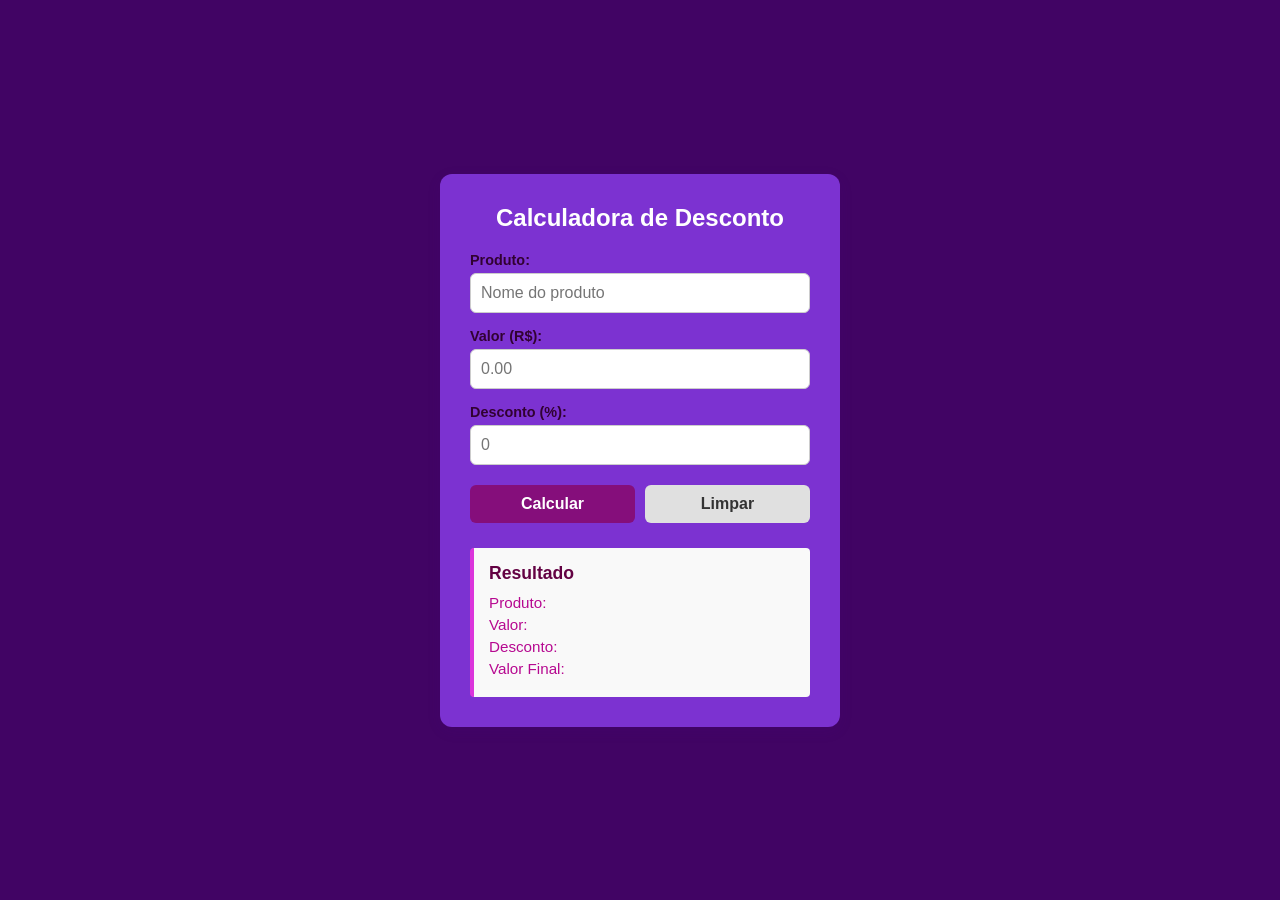
<file: html/calc_desconto.html>
<!DOCTYPE html>
<html lang="pt-br">

<head>
    <meta charset="UTF-8">
    <meta name="viewport" content="width=device-width, initial-scale=1.0">
    <title>Calculadora de Desconto</title>
    <script src="../js/script_calc.js" defer></script>
    <style>
        * {
            margin: 0;
            padding: 0;
            box-sizing: border-box;
            font-family: 'Segoe UI', Tahoma, Geneva, Verdana, sans-serif;
        }

        body {
            background-color: #410464;
            color: #7c0458;
            display: flex;
            justify-content: center;
            align-items: center;
            min-height: 100vh;
        }

        .container {
            background: #7c32d1;
            padding: 30px;
            border-radius: 12px;
            box-shadow: 0 4px 15px rgba(81, 6, 151, 0.08);
            width: 100%;
            max-width: 400px;
        }

        h1 {
            font-size: 1.5rem;
            color: #ffffff;
            margin-bottom: 20px;
            text-align: center;
        }

        .input-group {
            margin-bottom: 15px;
        }

        .input-group label {
            display: block;
            margin-bottom: 5px;
            font-weight: 600;
            font-size: 0.9rem;
            color: #310231;
        }

        .input-group input {
            width: 100%;
            padding: 10px;
            border: 1px solid #ccc;
            border-radius: 6px;
            font-size: 1rem;
            transition: border-color 0.3s;
        }

        .input-group input:focus {
            outline: none;
            border-color: #a634db;
            box-shadow: 0 0 5px rgba(247, 14, 208, 0.3);
        }

        .button-group {
            display: flex;
            gap: 10px;
            margin-top: 20px;
        }

        .btn {
            flex: 1;
            padding: 10px;
            border: none;
            border-radius: 6px;
            font-size: 1rem;
            font-weight: 600;
            cursor: pointer;
            transition: background 0.3s;
        }

        .btn-primary {
            background-color: #850e7b;
            color: white;
        }

        .btn-primary:hover {
            background-color: #a829b9;
        }

        .btn-secondary {
            background-color: #e0e0e0;
            color: #333;
        }

        .btn-secondary:hover {
            background-color: #d0d0d0;
        }

        .resultado-box {
            margin-top: 25px;
            padding: 15px;
            background-color: #f9f9f9;
            border-left: 4px solid #db34db;
            border-radius: 4px;
        }

        .resultado-box h3 {
            font-size: 1.1rem;
            color: #630243;
            margin-bottom: 10px;
        }

        .resultado-box p {
            font-size: 0.95rem;
            margin-bottom: 5px;
            color: #b60990;
        }
    </style>
</head>
<body>
    <main class="container">
        <h1>Calculadora de Desconto</h1>
        
        <form onsubmit="event.preventDefault(); Calcular();">
            <div class="input-group">
                <label for="produto">Produto:</label>
                <input type="text" id="produto" placeholder="Nome do produto">
            </div>

            <div class="input-group">
                <label for="valor">Valor (R$):</label>
                <input type="number" step="0.01" id="valor" placeholder="0.00">
            </div>

            <div class="input-group">
                <label for="desconto">Desconto (%):</label>
                <input type="number" step="5" id="desconto" placeholder="0">
            </div>

            <div class="button-group">
                <input type="submit" value="Calcular" class="btn btn-primary">
                <input type="reset" value="Limpar" class="btn btn-secondary">
            </div>
        </form>

        <div class="resultado-box">
            <h3>Resultado</h3>
            <p id="resultado1">Produto: </p>
            <p id="resultado2">Valor: </p>
            <p id="resultado3">Desconto: </p>
            <p id="resultado4">Valor Final: </p>
        </div>
    </main>
</body>
</html>
</file>
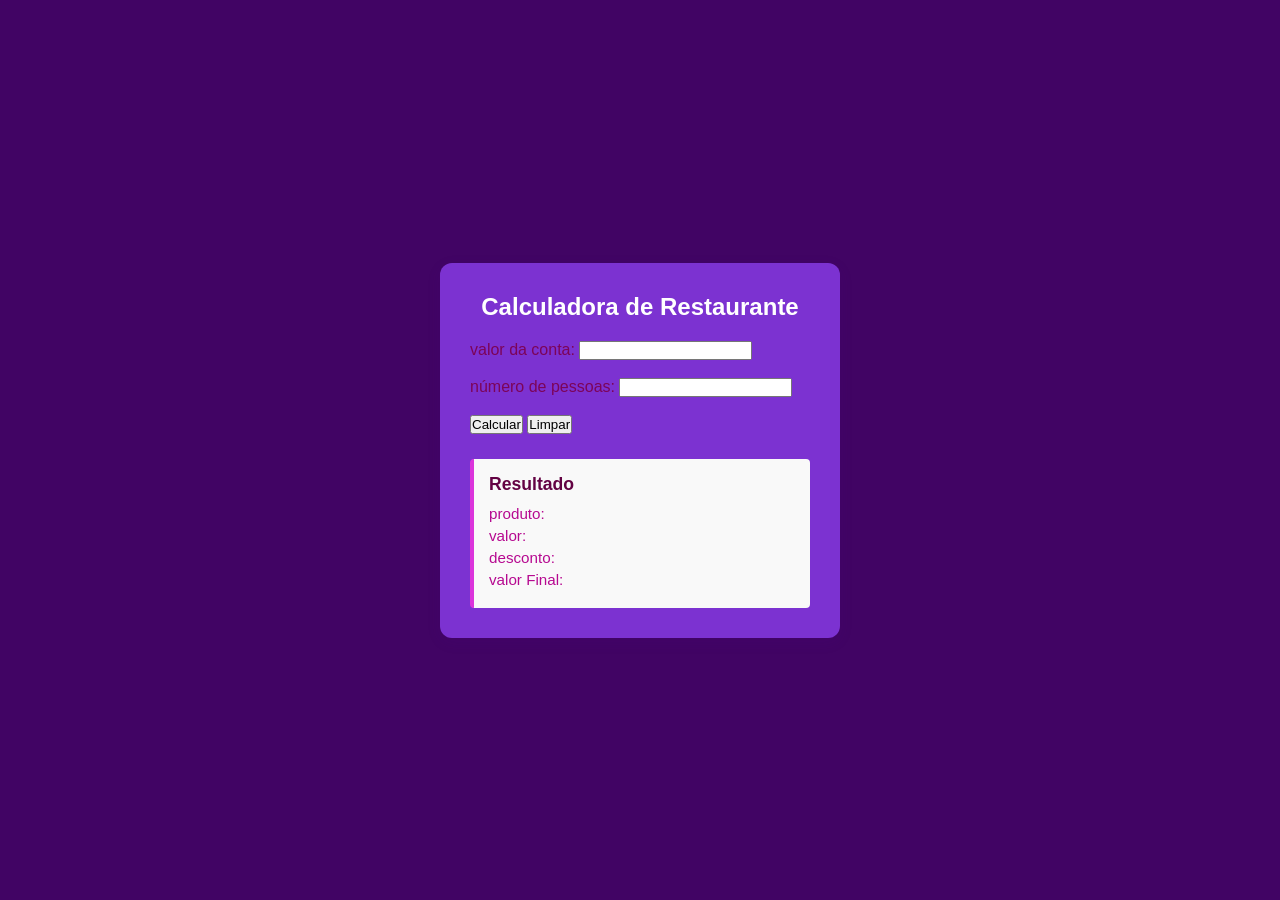
<file: html/calc_restaurante.html>
<!DOCTYPE html>
<html lang="pt-br">

<head>
    <meta charset="UTF-8">
    <meta name="viewport" content="width=device-width, initial-scale=1.0">
    <title>Document</title>
    <script src="../js/script_calc.js" defer></script>
    <style>
        * {
            margin: 0;
            padding: 0;
            box-sizing: border-box;
            font-family: 'Segoe UI', Tahoma, Geneva, Verdana, sans-serif;
        }

        body {
            background-color: #410464;
            color: #7c0458;
            display: flex;
            justify-content: center;
            align-items: center;
            min-height: 100vh;
        }

        .container {
            background: #7c32d1;
            padding: 30px;
            border-radius: 12px;
            box-shadow: 0 4px 15px rgba(81, 6, 151, 0.08);
            width: 100%;
            max-width: 400px;
        }

        h1 {
            font-size: 1.5rem;
            color: #ffffff;
            margin-bottom: 20px;
            text-align: center;
        }

        .input-group {
            margin-bottom: 15px;
        }

        .input-group label {
            display: block;
            margin-bottom: 5px;
            font-weight: 600;
            font-size: 0.9rem;
            color: #310231;
        }

        .input-group input {
            width: 100%;
            padding: 10px;
            border: 1px solid #ccc;
            border-radius: 6px;
            font-size: 1rem;
            transition: border-color 0.3s;
        }

        .input-group input:focus {
            outline: none;
            border-color: #a634db;
            box-shadow: 0 0 5px rgba(247, 14, 208, 0.3);
        }

        .button-group {
            display: flex;
            gap: 10px;
            margin-top: 20px;
        }

        .btn {
            flex: 1;
            padding: 10px;
            border: none;
            border-radius: 6px;
            font-size: 1rem;
            font-weight: 600;
            cursor: pointer;
            transition: background 0.3s;
        }

        .btn-primary {
            background-color: #850e7b;
            color: white;
        }

        .btn-primary:hover {
            background-color: #a829b9;
        }

        .btn-secondary {
            background-color: #e0e0e0;
            color: #333;
        }

        .btn-secondary:hover {
            background-color: #d0d0d0;
        }

        .resultado-box {
            margin-top: 25px;
            padding: 15px;
            background-color: #f9f9f9;
            border-left: 4px solid #db34db;
            border-radius: 4px;
        }

        .resultado-box h3 {
            font-size: 1.1rem;
            color: #630243;
            margin-bottom: 10px;
        }

        .resultado-box p {
            font-size: 0.95rem;
            margin-bottom: 5px;
            color: #b60990;
        }
    </style>
</head>

<body>
    <main class="container">
        <h1>Calculadora de Restaurante</h1>
        <form>
            <form onsubmit="event.preventDefault(); Calcular();"></form>
            valor da conta: <input type="text" id="valor"> <br><br>
            número de pessoas: <input type="number" id="pessoa"> <br><br>
            <input type="submit" value="Calcular" onclick="calc_restaurante()">
            <input type="reset" value="Limpar">
        </form>
        <div>
            <div class="resultado-box">
                <h3> Resultado </h3>
                <p id="resultado1"> produto: </p>
                <p id="resultado2"> valor: </p>
                <p id="resultado3"> desconto: </p>
                <p id="resultado4"> valor Final: </p>
            </div>

</body>

</html>
</file>
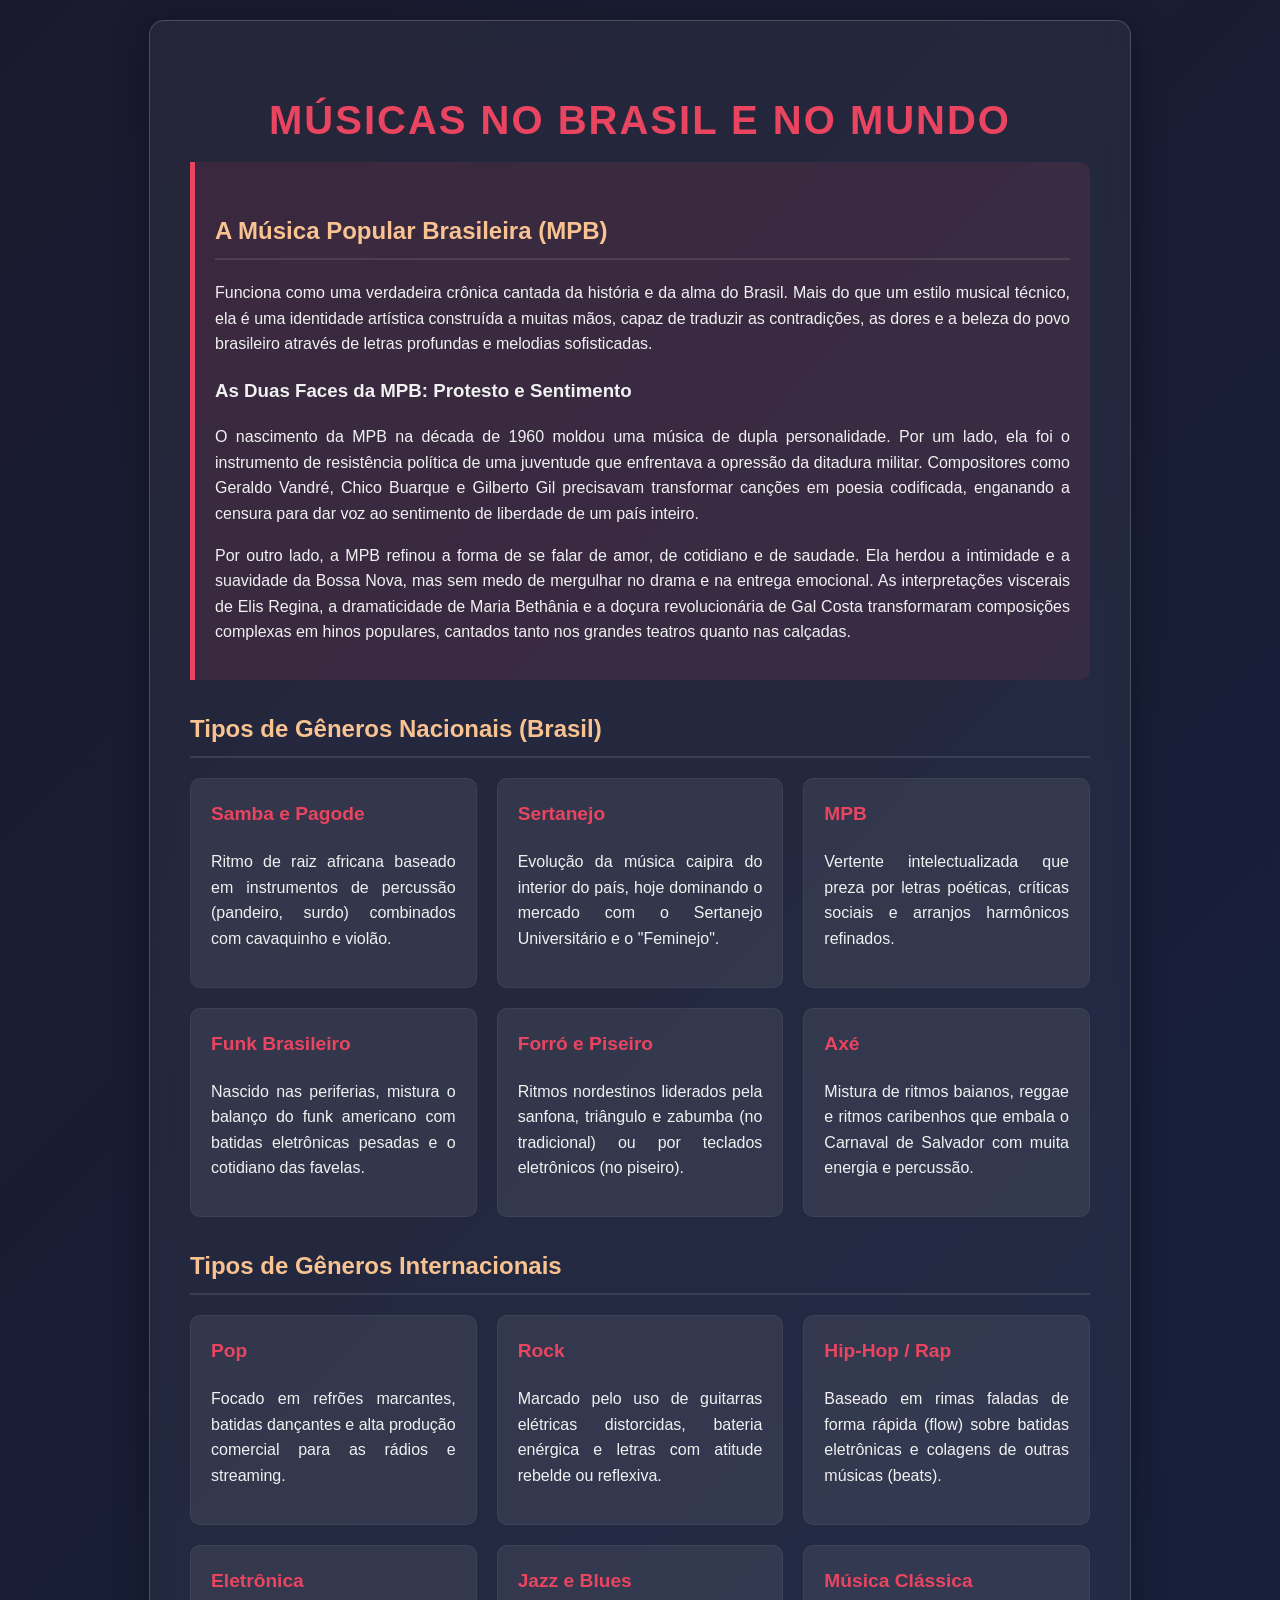
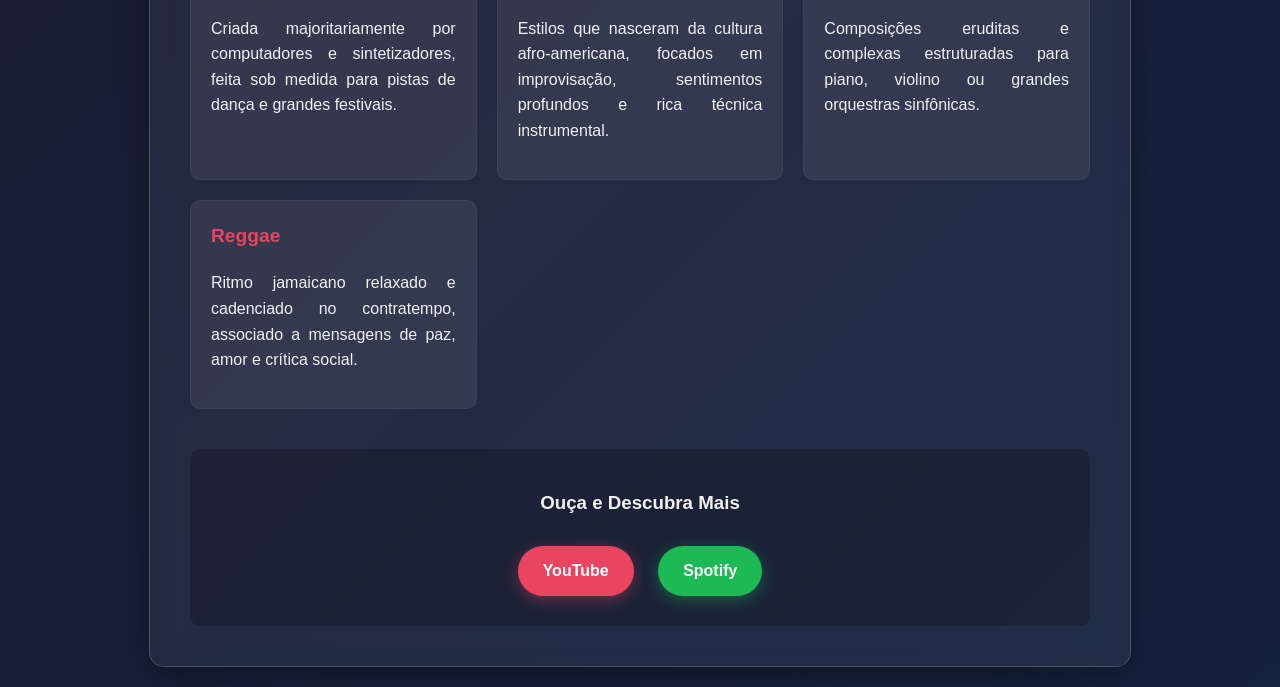
<file: html/musicas.html>
<!DOCTYPE html>
<html lang="pt-BR">

<head>
    <meta charset="UTF-8">
    <meta name="viewport" content="width=device-width, initial-scale=1.0">
    <title>Universo da Música: MPB e Gêneros Nacionais e Internacionais</title>
    <style>
        :root {
            --primary-color: #1a1a2e;
            --accent-color: #e94560;
            --secondary-color: #16213e;
            --bg-color: #0f3460;
            --text-color: #f1f1f1;
            --card-bg: rgba(255, 255, 255, 0.05);
        }

        body {
            font-family: 'Segoe UI', Tahoma, Geneva, Verdana, sans-serif;
            background: linear-gradient(135deg, var(--primary-color), var(--secondary-color));
            color: var(--text-color);
            margin: 0;
            padding: 20px;
            line-height: 1.6;
        }

        .container {
            max-width: 900px;
            margin: 0 auto;
            background: var(--card-bg);
            backdrop-filter: blur(10px);
            border-radius: 15px;
            padding: 40px;
            box-shadow: 0 8px 32px 0 rgba(0, 0, 0, 0.37);
            border: 1px solid rgba(255, 255, 255, 0.18);
        }

        header h1 {
            text-align: center;
            color: var(--accent-color);
            font-size: 2.5rem;
            margin-bottom: 10px;
            text-transform: uppercase;
            letter-spacing: 2px;
        }

        .mpb-section {
            background: rgba(233, 69, 96, 0.1);
            border-left: 5px solid var(--accent-color);
            padding: 20px;
            margin-bottom: 30px;
            border-radius: 0 10px 10px 0;
        }

        h2 {
            color: #f8c291;
            border-bottom: 2px solid rgba(255, 255, 255, 0.1);
            padding-bottom: 8px;
            margin-top: 30px;
        }

        p {
            margin-bottom: 15px;
            text-align: justify;
        }

        .genre-grid {
            display: grid;
            grid-template-columns: repeat(auto-fit, minmax(280px, 1fr));
            gap: 20px;
            margin-top: 20px;
        }

        .genre-card {
            background: rgba(255, 255, 255, 0.07);
            padding: 20px;
            border-radius: 10px;
            transition: transform 0.3s ease, background 0.3s ease;
            border: 1px solid rgba(255, 255, 255, 0.05);
        }

        .genre-card:hover {
            transform: translateY(-5px);
            background: rgba(255, 255, 255, 0.12);
        }

        .genre-card h3 {
            margin-top: 0;
            color: var(--accent-color);
            font-size: 1.2rem;
        }

        .links-section {
            margin-top: 40px;
            text-align: center;
            padding: 20px;
            background: rgba(0, 0, 0, 0.2);
            border-radius: 10px;
        }

        .btn {
            display: inline-block;
            background-color: var(--accent-color);
            color: white;
            padding: 12px 25px;
            margin: 10px;
            border-radius: 25px;
            text-decoration: none;
            font-weight: bold;
            transition: background 0.3s, transform 0.2s;
            box-shadow: 0 4px 15px rgba(233, 69, 96, 0.4);
        }

        .btn:hover {
            background-color: #ff6b81;
            transform: scale(1.05);
        }

        .btn.spotify {
            background-color: #1db954;
            box-shadow: 0 4px 15px rgba(29, 185, 84, 0.4);
        }

        .btn.spotify:hover {
            background-color: #1ed760;
        }
    </style>
</head>

<body>

    <div class="container">
        <header>
            <h1>Músicas no brasil e no mundo</h1>
        </header>

        <section class="mpb-section">
            <h2>A Música Popular Brasileira (MPB)</h2>
            <p>Funciona como uma verdadeira crônica cantada da história e da alma do Brasil. Mais do que um estilo
                musical técnico, ela é uma identidade artística construída a muitas mãos, capaz de traduzir as
                contradições, as dores e a beleza do povo brasileiro através de letras profundas e melodias
                sofisticadas.</p>

            <h3>As Duas Faces da MPB: Protesto e Sentimento</h3>
            <p>O nascimento da MPB na década de 1960 moldou uma música de dupla personalidade. Por um lado, ela foi o
                instrumento de resistência política de uma juventude que enfrentava a opressão da ditadura militar.
                Compositores como Geraldo Vandré, Chico Buarque e Gilberto Gil precisavam transformar canções em poesia
                codificada, enganando a censura para dar voz ao sentimento de liberdade de um país inteiro.</p>
            <p>Por outro lado, a MPB refinou a forma de se falar de amor, de cotidiano e de saudade. Ela herdou a
                intimidade e a suavidade da Bossa Nova, mas sem medo de mergulhar no drama e na entrega emocional. As
                interpretações viscerais de Elis Regina, a dramaticidade de Maria Bethânia e a doçura revolucionária de
                Gal Costa transformaram composições complexas em hinos populares, cantados tanto nos grandes teatros
                quanto nas calçadas.</p>
        </section>

        <section>
            <h2>Tipos de Gêneros Nacionais (Brasil)</h2>
            <div class="genre-grid">
                <div class="genre-card">
                    <h3>Samba e Pagode</h3>
                    <p>Ritmo de raiz africana baseado em instrumentos de percussão (pandeiro, surdo) combinados com
                        cavaquinho e violão.</p>
                </div>
                <div class="genre-card">
                    <h3>Sertanejo</h3>
                    <p>Evolução da música caipira do interior do país, hoje dominando o mercado com o Sertanejo
                        Universitário e o "Feminejo".</p>
                </div>
                <div class="genre-card">
                    <h3>MPB</h3>
                    <p>Vertente intelectualizada que preza por letras poéticas, críticas sociais e arranjos harmônicos
                        refinados.</p>
                </div>
                <div class="genre-card">
                    <h3>Funk Brasileiro</h3>
                    <p>Nascido nas periferias, mistura o balanço do funk americano com batidas eletrônicas pesadas e o
                        cotidiano das favelas.</p>
                </div>
                <div class="genre-card">
                    <h3>Forró e Piseiro</h3>
                    <p>Ritmos nordestinos liderados pela sanfona, triângulo e zabumba (no tradicional) ou por teclados
                        eletrônicos (no piseiro).</p>
                </div>
                <div class="genre-card">
                    <h3>Axé</h3>
                    <p>Mistura de ritmos baianos, reggae e ritmos caribenhos que embala o Carnaval de Salvador com muita
                        energia e percussão.</p>
                </div>
            </div>
        </section>

        <section>
            <h2>Tipos de Gêneros Internacionais</h2>
            <div class="genre-grid">
                <div class="genre-card">
                    <h3>Pop</h3>
                    <p>Focado em refrões marcantes, batidas dançantes e alta produção comercial para as rádios e
                        streaming.</p>
                </div>
                <div class="genre-card">
                    <h3>Rock</h3>
                    <p>Marcado pelo uso de guitarras elétricas distorcidas, bateria enérgica e letras com atitude
                        rebelde ou reflexiva.</p>
                </div>
                <div class="genre-card">
                    <h3>Hip-Hop / Rap</h3>
                    <p>Baseado em rimas faladas de forma rápida (flow) sobre batidas eletrônicas e colagens de outras
                        músicas (beats).</p>
                </div>
                <div class="genre-card">
                    <h3>Eletrônica</h3>
                    <p>Criada majoritariamente por computadores e sintetizadores, feita sob medida para pistas de dança
                        e grandes festivais.</p>
                </div>
                <div class="genre-card">
                    <h3>Jazz e Blues</h3>
                    <p>Estilos que nasceram da cultura afro-americana, focados em improvisação, sentimentos profundos e
                        rica técnica instrumental.</p>
                </div>
                <div class="genre-card">
                    <h3>Música Clássica</h3>
                    <p>Composições eruditas e complexas estruturadas para piano, violino ou grandes orquestras
                        sinfônicas.</p>
                </div>
                <div class="genre-card">
                    <h3>Reggae</h3>
                    <p>Ritmo jamaicano relaxado e cadenciado no contratempo, associado a mensagens de paz, amor e
                        crítica social.</p>
                </div>
            </div>
        </section>

        <div class="links-section">
            <h3>Ouça e Descubra Mais</h3>
            <a href="https://www.youtube.com" target="_blank" class="btn">YouTube</a>
            <a href="https://www.spotify.com" target="_blank" class="btn spotify">Spotify</a>
        </div>
    </div>

</body>

</html>
</file>
